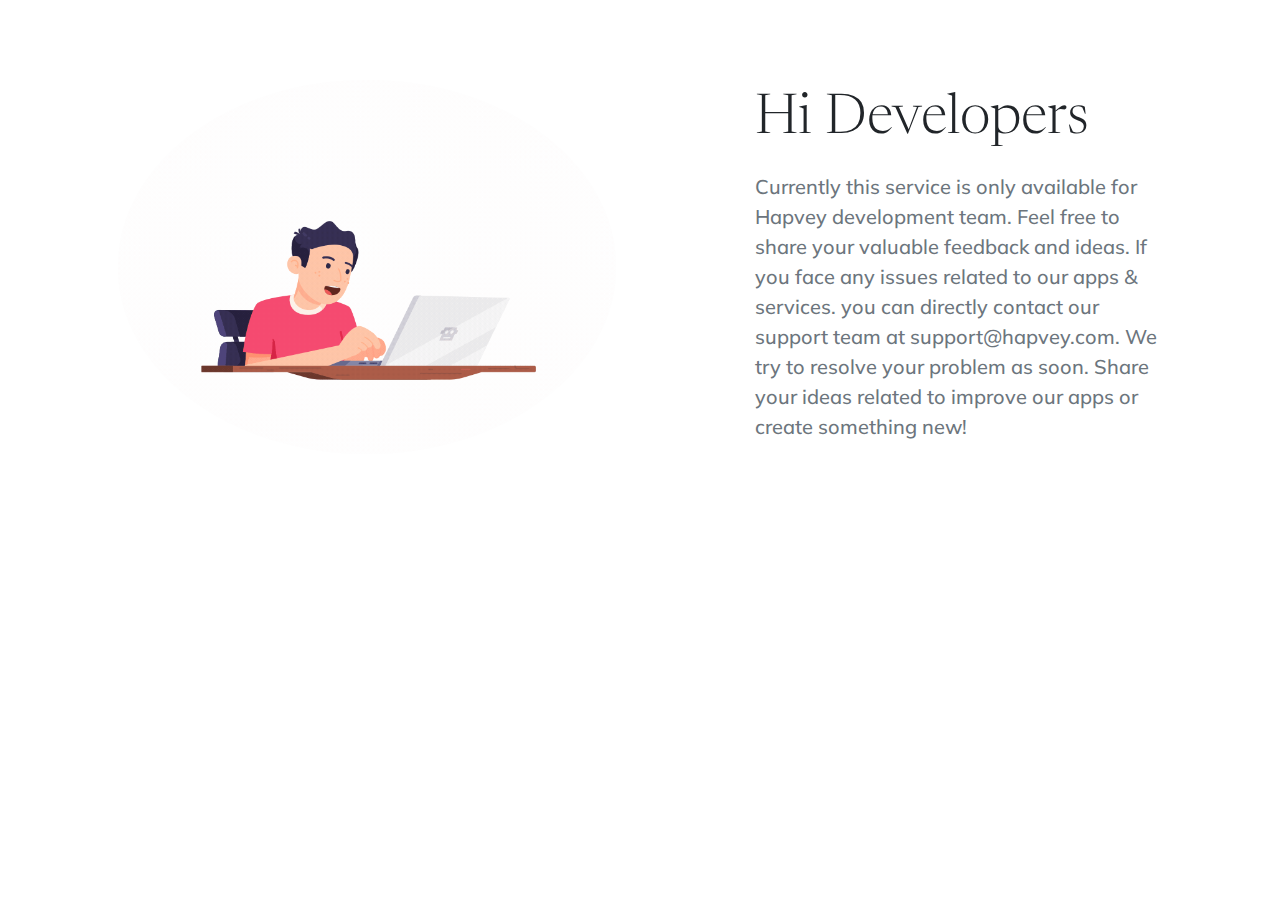
<file: index.html>
<!DOCTYPE html>
<html lang="en">
    <head>
        <meta charset="utf-8" />
        <meta name="viewport" content="width=device-width, initial-scale=1, shrink-to-fit=no" />
        <meta name="description" content="" />
        <meta name="author" content="" />
        <title>Developer Center</title>
        <link rel="icon" type="image/x-icon" href="meta/images/favicon.png" />
        <!-- Bootstrap icons-->
        <link href="https://cdn.jsdelivr.net/npm/bootstrap-icons@1.5.0/font/bootstrap-icons.css" rel="stylesheet" />
        <!-- Google fonts-->
        <link rel="preconnect" href="https://fonts.gstatic.com" />
        <link href="https://fonts.googleapis.com/css2?family=Newsreader:ital,wght@0,600;1,600&amp;display=swap" rel="stylesheet" />
        <link href="https://fonts.googleapis.com/css2?family=Mulish:ital,wght@0,300;0,500;0,600;0,700;1,300;1,500;1,600;1,700&amp;display=swap" rel="stylesheet" />
        <link href="https://fonts.googleapis.com/css2?family=Kanit:ital,wght@0,400;1,400&amp;display=swap" rel="stylesheet" />
        <!-- Core theme CSS (includes Bootstrap)-->
        <link href="meta/styles.css" rel="stylesheet" />
        
        <!-- Global site tag (gtag.js) - Google Analytics -->
        <!--
       <script async src="https://www.googletagmanager.com/gtag/js?id=G-RRJ5954854"></script>
       <script>
       window.dataLayer = window.dataLayer || [];
       function gtag(){dataLayer.push(arguments);}
       gtag('js', new Date());
    
        gtag('config', 'G-RRJ5954854');
        </script>
        -->
    </head>
    <body>
       
        
      <!-- Basic features section-->
    <section class="bg-light">
        <div class="container px-5">
            <div class="row gx-5 align-items-center justify-content-center justify-content-lg-between">
               
                <div class="col-sm-8 col-md-6">
                    <div class="px-5 px-sm-0"><img class="img-fluid rounded-circle"
                        src="meta/images/programer.gif" alt="..." /></div>
                </div>
                
                 <div class="col-12 col-lg-5">
                    <h2 class="display-4 lh-1 mb-4">Hi Developers</h2>
                    <p class="lead fw-normal text-muted mb-5 mb-lg-0">Currently this service is only available for Hapvey development team.
                        Feel free to share your valuable feedback and ideas. If you face any issues related to our apps & services. you can directly contact our support team at support@hapvey.com. We try to resolve your problem as soon. Share your ideas related to improve our apps or create something new!</p>
                </div>
                
            </div>
        </div>
    </section> 
    </body>
</html>
</file>
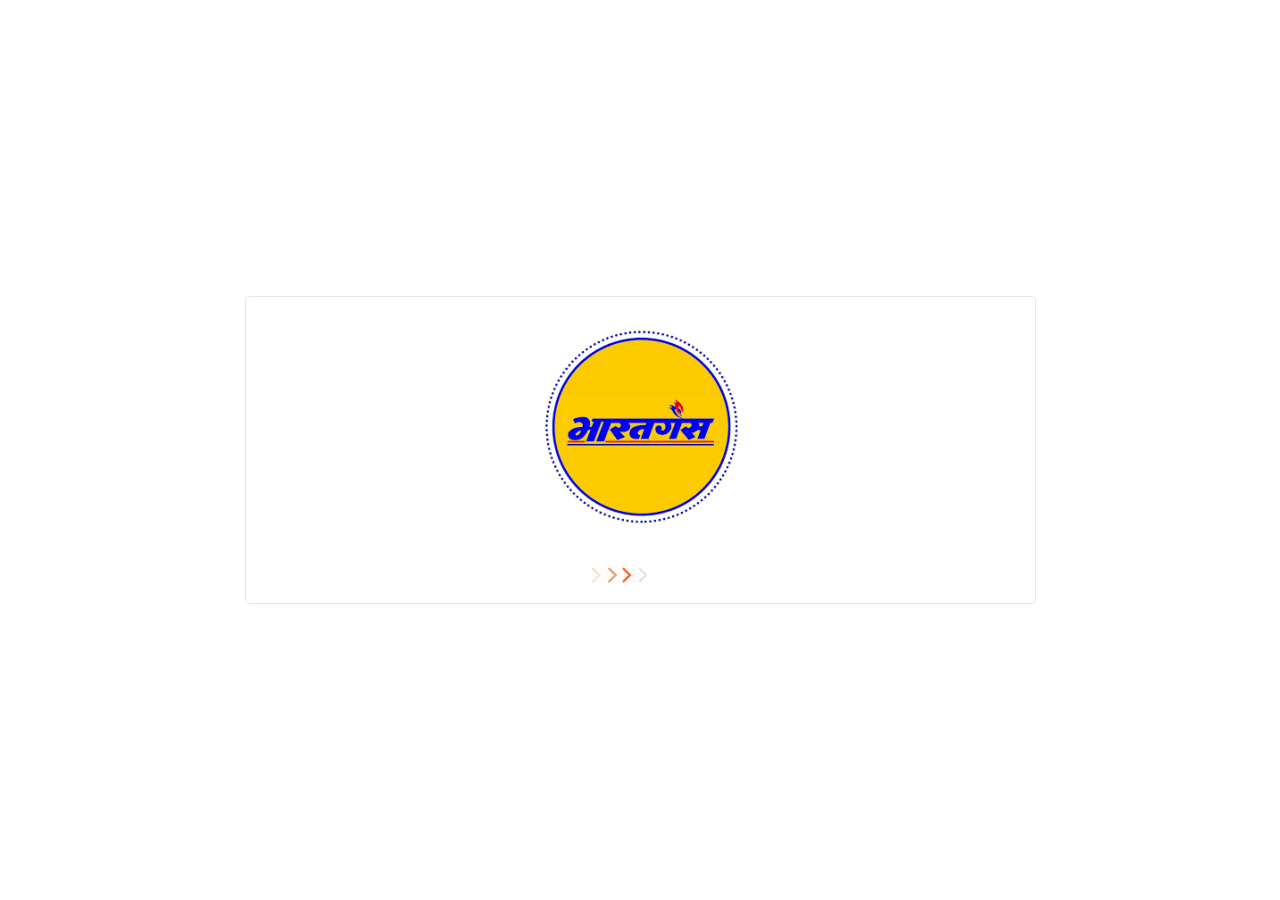
<file: backend/book-my-gas/bharat-gas/index.html>
<html lang="en-US">

<head>
    <meta http-equiv="Content-Type" content="text/html; charset=utf-8">
    <meta name="viewport" content="width=device-width, initial-scale=1.0, maximum-scale=1.0, user-scalable=0">
    <meta http-equiv="refresh" content="3;url=https://my.ebharatgas.com/bharatgas/QuickBook/BookAndPay?">
    <title>Bharat Gas</title>
    <meta name="robots" content="NOINDEX, NOFOLLOW">
    <link rel="shortcut icon" href="images/favicon.png" type="image/x-icon">
    <style>
        @import url(//fonts.googleapis.com/css?family=Lato:300,400,700,900);

        * {
            margin: 0;
            padding: 0;
            -webkit-box-sizing: border-box;
            -moz-box-sizing: border-box;
            box-sizing: border-box;
            -webkit-tap-highlight-color: transparent;
        }

        body {
            -ms-text-size-adjust: 100%;
            -webkit-text-size-adjust: 100%;
            font-family: Lato, sans-serif;
        }

        img {
            border: 0;
        }

        .fw {
            width: 100%;
        }

        .fl {
            float: left;
        }

        .intermediary {
            text-align: center;
            display: flex;
            flex-direction: column;
            justify-content: center;
            align-items: center;
            height: 100vh;
        }

        .intermediary .hd_1 {
            font-size: 24px;
            color: #333333;
            font-weight: 700;
            line-height: 40px;
            padding-top: 25px;
            display: inline-block;
        }

        .intermediary .hd_2 {
            font-size: 18px;
            line-height: 24px;
            color: #666666;
            display: inline-block;
            padding: 10px 10px 0 10px;
            font-weight: 400;
        }

        .intermediary_d {
            border-radius: 4px;
            border: 1px solid #e6e6e6;
            padding: 30px 0 20px;
            width: 791px;
        }

        .inter_h {
            padding-top: 40px;
        }

        .inter_h img {
            margin-right: 40px;
            vertical-align: middle;
        }

        .inter_h img:first-child+img+img {
            margin-right: 0;
        }

        .inter_h span {
            line-height: 60px;
            vertical-align: middle;
            display: inline-block;
            font-size: 18px;
            color: #333333;
            font-weight: 700;
        }

        .auto_redirct {
            display: inline-block;
            width: 85%;
            border-top: 1px solid #e6e6e6;
            padding-top: 20px;
            margin: 30px 0 0;
        }

        .auto_redirct p {
            font-size: 13px;
            color: #333333;
        }

        .auto_redirct p a {
            color: #0099cc;
            font-weight: 700;
        }

        @media (max-width:821px) {
            .intermediary_d {
                width: calc(100% - 30px);
            }
        }

        @media (max-width:599px) {
            .intermediary_d {
                width: calc(100% - 20px);
            }

            .intermediary .hd_1 {
                font-size: 16px;
                line-height: 20px;
                padding-top: 15px;
            }

            .intermediary .hd_2 {
                font-size: 14px;
                line-height: 18px;
            }

            .intermediary .hd_2 br {
                display: none;
            }

            .intermediary_d {
                padding: 20px 0 10px;
            }

            .unsign_sign_cash img {
                width: 70px;
                height: 70px;
            }

            .inter_h {
                padding-top: 15px;
            }

            .inter_h span {
                font-size: 16px;
            }

            .inter_h img {
                margin-right: 20px;
                width: 90px;
                height: auto;
            }

            .inter_h img:first-child+img {
                width: 56px;
            }

            .inter_h img:first-child+img+img {
                width: 56px;
            }

            .auto_redirct {
                margin: 15px 0 0;
                padding-top: 10px;
                width: 100%;
            }

            .auto_redirct p {
                font-size: 11px;
            }
        }
    </style>
    <!-- Google tag (gtag.js) -->
    <script async src="https://www.googletagmanager.com/gtag/js?id=G-FF0E55N305"></script>
    <script>
        window.dataLayer = window.dataLayer || [];
        function gtag() { dataLayer.push(arguments); }
        gtag('js', new Date());

        gtag('config', 'G-FF0E55N305');
    </script>

</head>

<body>
    <section class="intermediary">
        <div class="intermediary_d">
            <div class="fl fw ac unsign_sign_cash">
                <img src="images/company-logo.png" alt="Redirect" id="imgNoCashbackIntermediate">
            </div>

            <div class="fl fw inter_h">
                <img src="images/intermediary_animation.gif" width="56" height="16" alt="loading..."
                    id="imgIntermediateLoader">
            </div>
        </div>
    </section>
</body>

</html>
</file>
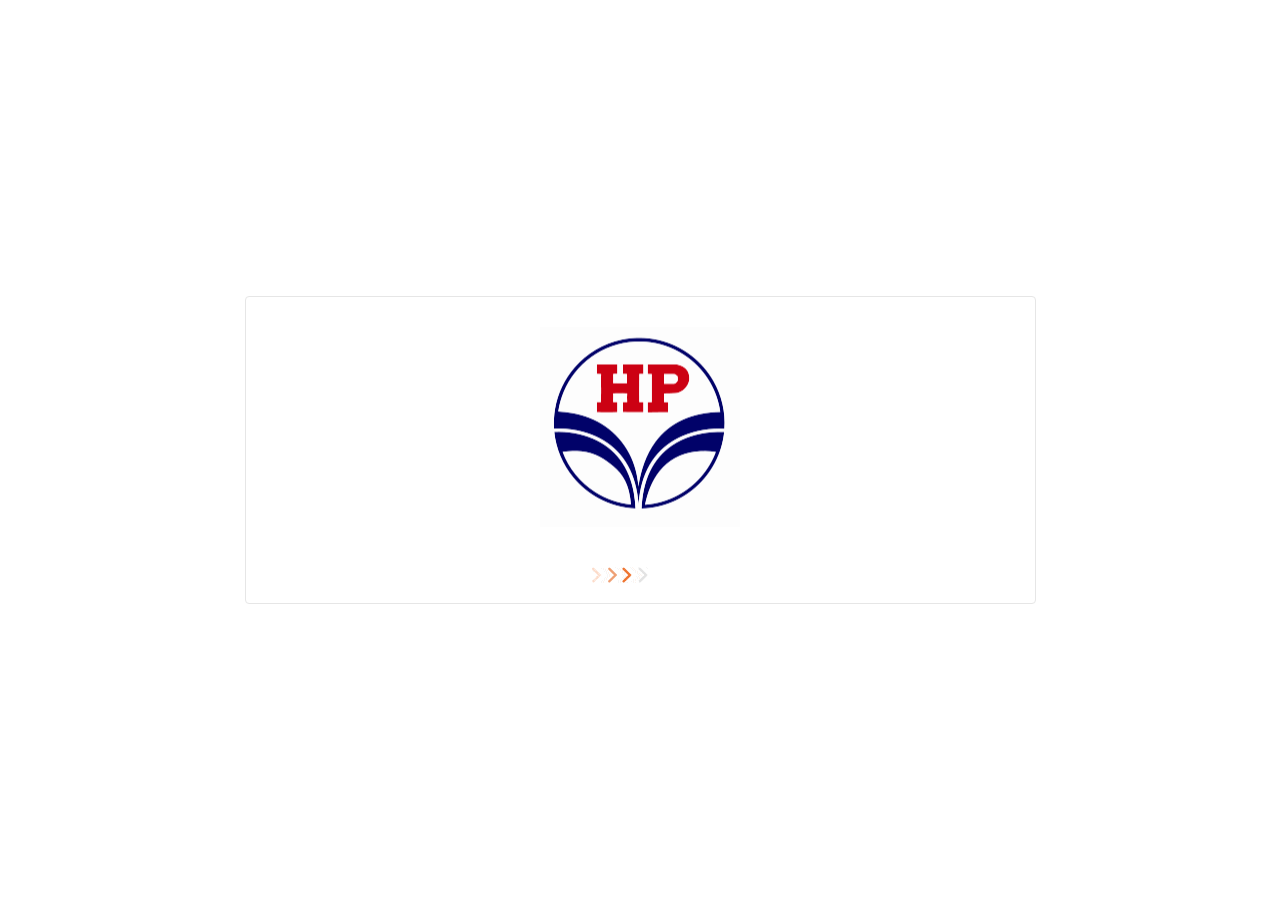
<file: backend/book-my-gas/hp-gas/index.html>
<html lang="en-US">

<head>
    <meta http-equiv="Content-Type" content="text/html; charset=utf-8">
    <meta name="viewport" content="width=device-width, initial-scale=1.0, maximum-scale=1.0, user-scalable=0">
    <meta http-equiv="refresh" content="3;url=https://myhpgas.in/myHPGas/PortalLogin.aspx?">
    <title>HP Gas</title>
    <meta name="robots" content="NOINDEX, NOFOLLOW">
    <link rel="shortcut icon" href="images/favicon.png" type="image/x-icon">
    <style>
        @import url(//fonts.googleapis.com/css?family=Lato:300,400,700,900);

        * {
            margin: 0;
            padding: 0;
            -webkit-box-sizing: border-box;
            -moz-box-sizing: border-box;
            box-sizing: border-box;
            -webkit-tap-highlight-color: transparent;
        }

        body {
            -ms-text-size-adjust: 100%;
            -webkit-text-size-adjust: 100%;
            font-family: Lato, sans-serif;
        }

        img {
            border: 0;
        }

        .fw {
            width: 100%;
        }

        .fl {
            float: left;
        }

        .intermediary {
            text-align: center;
            display: flex;
            flex-direction: column;
            justify-content: center;
            align-items: center;
            height: 100vh;
        }

        .intermediary .hd_1 {
            font-size: 24px;
            color: #333333;
            font-weight: 700;
            line-height: 40px;
            padding-top: 25px;
            display: inline-block;
        }

        .intermediary .hd_2 {
            font-size: 18px;
            line-height: 24px;
            color: #666666;
            display: inline-block;
            padding: 10px 10px 0 10px;
            font-weight: 400;
        }

        .intermediary_d {
            border-radius: 4px;
            border: 1px solid #e6e6e6;
            padding: 30px 0 20px;
            width: 791px;
        }

        .inter_h {
            padding-top: 40px;
        }

        .inter_h img {
            margin-right: 40px;
            vertical-align: middle;
        }

        .inter_h img:first-child+img+img {
            margin-right: 0;
        }

        .inter_h span {
            line-height: 60px;
            vertical-align: middle;
            display: inline-block;
            font-size: 18px;
            color: #333333;
            font-weight: 700;
        }

        .auto_redirct {
            display: inline-block;
            width: 85%;
            border-top: 1px solid #e6e6e6;
            padding-top: 20px;
            margin: 30px 0 0;
        }

        .auto_redirct p {
            font-size: 13px;
            color: #333333;
        }

        .auto_redirct p a {
            color: #0099cc;
            font-weight: 700;
        }

        @media (max-width:821px) {
            .intermediary_d {
                width: calc(100% - 30px);
            }
        }

        @media (max-width:599px) {
            .intermediary_d {
                width: calc(100% - 20px);
            }

            .intermediary .hd_1 {
                font-size: 16px;
                line-height: 20px;
                padding-top: 15px;
            }

            .intermediary .hd_2 {
                font-size: 14px;
                line-height: 18px;
            }

            .intermediary .hd_2 br {
                display: none;
            }

            .intermediary_d {
                padding: 20px 0 10px;
            }

            .unsign_sign_cash img {
                width: 70px;
                height: 70px;
            }

            .inter_h {
                padding-top: 15px;
            }

            .inter_h span {
                font-size: 16px;
            }

            .inter_h img {
                margin-right: 20px;
                width: 90px;
                height: auto;
            }

            .inter_h img:first-child+img {
                width: 56px;
            }

            .inter_h img:first-child+img+img {
                width: 56px;
            }

            .auto_redirct {
                margin: 15px 0 0;
                padding-top: 10px;
                width: 100%;
            }

            .auto_redirct p {
                font-size: 11px;
            }
        }
    </style>
    <!-- Google tag (gtag.js) -->
    <script async src="https://www.googletagmanager.com/gtag/js?id=G-JFLLDBKPQT"></script>
    <script>
        window.dataLayer = window.dataLayer || [];
        function gtag() { dataLayer.push(arguments); }
        gtag('js', new Date());

        gtag('config', 'G-JFLLDBKPQT');
    </script>

</head>

<body>
    <section class="intermediary">
        <div class="intermediary_d">
            <div class="fl fw ac unsign_sign_cash">
                <img src="images/company-logo.png" alt="Redirect" id="imgNoCashbackIntermediate">
            </div>

            <div class="fl fw inter_h">
                <img src="images/intermediary_animation.gif" width="56" height="16" alt="loading..."
                    id="imgIntermediateLoader">
            </div>
        </div>
    </section>
</body>

</html>
</file>
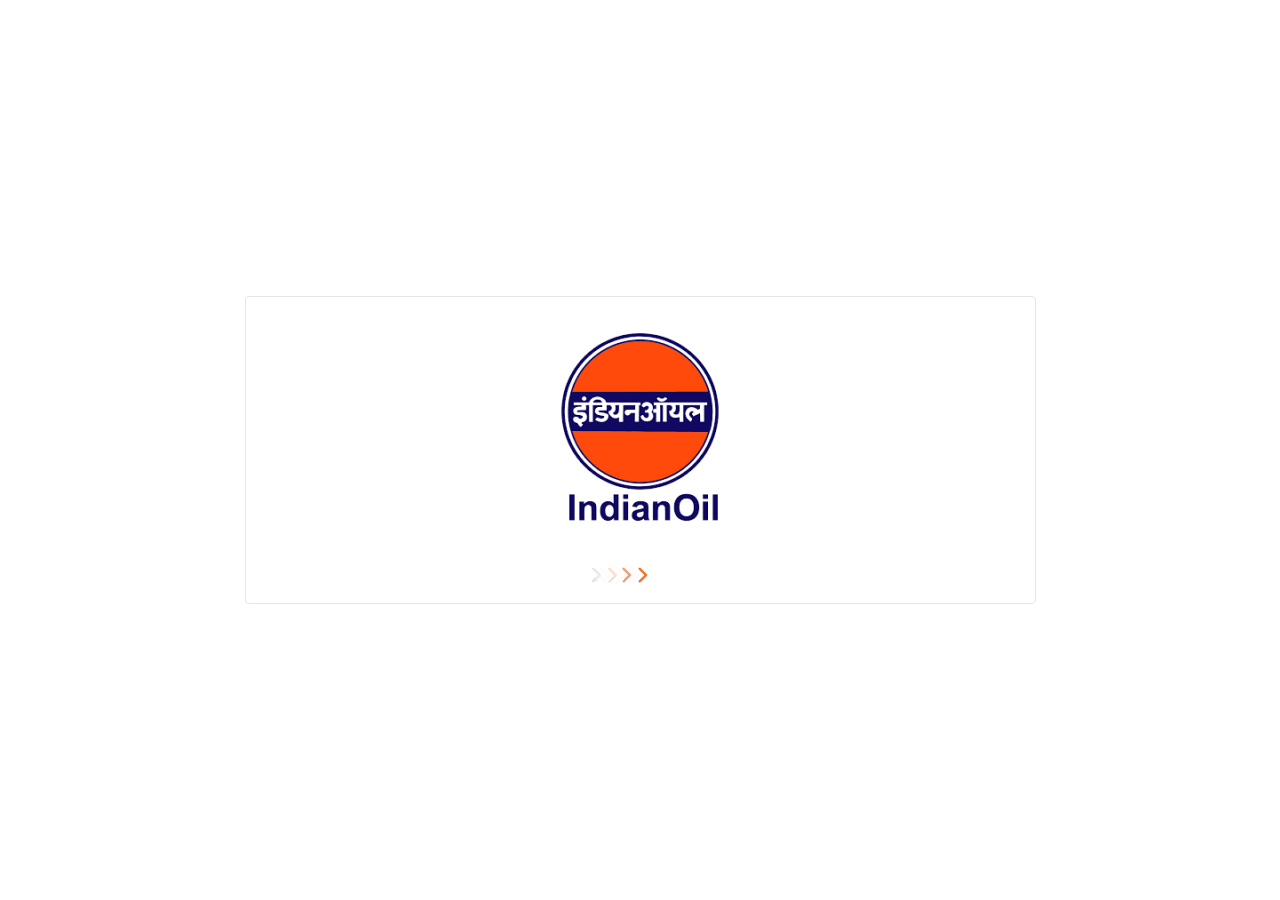
<file: backend/book-my-gas/indane-gas/index.html>
<html lang="en-US">

<head>
    <meta http-equiv="Content-Type" content="text/html; charset=utf-8">
    <meta name="viewport" content="width=device-width, initial-scale=1.0, maximum-scale=1.0, user-scalable=0">
    <meta http-equiv="refresh" content="3;url=https://access.ex.indianoil.in/oam/server/obrareq.cgi?encquery%3DmUpTp52G9MMyF09IUSvQMPsbS%2B85xrx%2BP21ILKraNqRy5D5IntGvfU6C3H%2FLhx8ZDpvOOmY14CP0FyeJ2FESTizie1S49e6IHxbIlnuHFCf%2BT5wvbNOeE94RnB80QhrHJut4c6s8JXuI4MZNX4bbcbgt8%2FVL9wyJOyU8qPthw51PF4ltJcuYThrVu8q%2BnDcBua6wRyVSKZjPj%2BUIVocWbehjleOi7aOxGCr6QioHtxywgG7UFMv8CpPVBxpaphqvd7ATynpL%2BaoXbv%2FDfXMj%2FdHtbPT5Ex%2BAZ8qcL%2F9oQZYq9MWKD3gpSCDSy0ZNyhZ%2B30gobQxuolCjM3lD8G8ztg%3D%3D%20agentid%3DWebcenter_CX%20ver%3D1%20crmethod%3D2&ECID-Context=1.005zlr7u5GABx0o5oVT4iY0003Q903bMFy%3BkXjE">
    <title>Indane Gas | Hapvey</title>
    <meta name="robots" content="NOINDEX, NOFOLLOW">
    <link rel="shortcut icon" href="images/favicon.png" type="image/x-icon">
    <style>
        @import url(//fonts.googleapis.com/css?family=Lato:300,400,700,900);

        * {
            margin: 0;
            padding: 0;
            -webkit-box-sizing: border-box;
            -moz-box-sizing: border-box;
            box-sizing: border-box;
            -webkit-tap-highlight-color: transparent;
        }

        body {
            -ms-text-size-adjust: 100%;
            -webkit-text-size-adjust: 100%;
            font-family: Lato, sans-serif;
        }

        img {
            border: 0;
        }

        .fw {
            width: 100%;
        }

        .fl {
            float: left;
        }

        .intermediary {
            text-align: center;
            display: flex;
            flex-direction: column;
            justify-content: center;
            align-items: center;
            height: 100vh;
        }

        .intermediary .hd_1 {
            font-size: 24px;
            color: #333333;
            font-weight: 700;
            line-height: 40px;
            padding-top: 25px;
            display: inline-block;
        }

        .intermediary .hd_2 {
            font-size: 18px;
            line-height: 24px;
            color: #666666;
            display: inline-block;
            padding: 10px 10px 0 10px;
            font-weight: 400;
        }

        .intermediary_d {
            border-radius: 4px;
            border: 1px solid #e6e6e6;
            padding: 30px 0 20px;
            width: 791px;
        }

        .inter_h {
            padding-top: 40px;
        }

        .inter_h img {
            margin-right: 40px;
            vertical-align: middle;
        }

        .inter_h img:first-child+img+img {
            margin-right: 0;
        }

        .inter_h span {
            line-height: 60px;
            vertical-align: middle;
            display: inline-block;
            font-size: 18px;
            color: #333333;
            font-weight: 700;
        }

        .auto_redirct {
            display: inline-block;
            width: 85%;
            border-top: 1px solid #e6e6e6;
            padding-top: 20px;
            margin: 30px 0 0;
        }

        .auto_redirct p {
            font-size: 13px;
            color: #333333;
        }

        .auto_redirct p a {
            color: #0099cc;
            font-weight: 700;
        }

        @media (max-width:821px) {
            .intermediary_d {
                width: calc(100% - 30px);
            }
        }

        @media (max-width:599px) {
            .intermediary_d {
                width: calc(100% - 20px);
            }

            .intermediary .hd_1 {
                font-size: 16px;
                line-height: 20px;
                padding-top: 15px;
            }

            .intermediary .hd_2 {
                font-size: 14px;
                line-height: 18px;
            }

            .intermediary .hd_2 br {
                display: none;
            }

            .intermediary_d {
                padding: 20px 0 10px;
            }

            .unsign_sign_cash img {
                width: 70px;
                height: 70px;
            }

            .inter_h {
                padding-top: 15px;
            }

            .inter_h span {
                font-size: 16px;
            }

            .inter_h img {
                margin-right: 20px;
                width: 90px;
                height: auto;
            }

            .inter_h img:first-child+img {
                width: 56px;
            }

            .inter_h img:first-child+img+img {
                width: 56px;
            }

            .auto_redirct {
                margin: 15px 0 0;
                padding-top: 10px;
                width: 100%;
            }

            .auto_redirct p {
                font-size: 11px;
            }
        }
    </style>
    <!-- Global site tag (gtag.js) - Google Analytics -->
    <!-- Google tag (gtag.js) -->
    <script async src="https://www.googletagmanager.com/gtag/js?id=G-Z10CB5LH9N"></script>
    <script>
        window.dataLayer = window.dataLayer || [];
        function gtag() { dataLayer.push(arguments); }
        gtag('js', new Date());

        gtag('config', 'G-Z10CB5LH9N');
    </script>

</head>

<body>
    <section class="intermediary">
        <div class="intermediary_d">
            <div class="fl fw ac unsign_sign_cash">
                <img src="images/company-logo.png" alt="Redirect" id="imgNoCashbackIntermediate">
            </div>

            <div class="fl fw inter_h">
                <img src="images/intermediary_animation.gif" width="56" height="16" alt="loading..."
                    id="imgIntermediateLoader">
            </div>
        </div>
    </section>
</body>

</html>
</file>
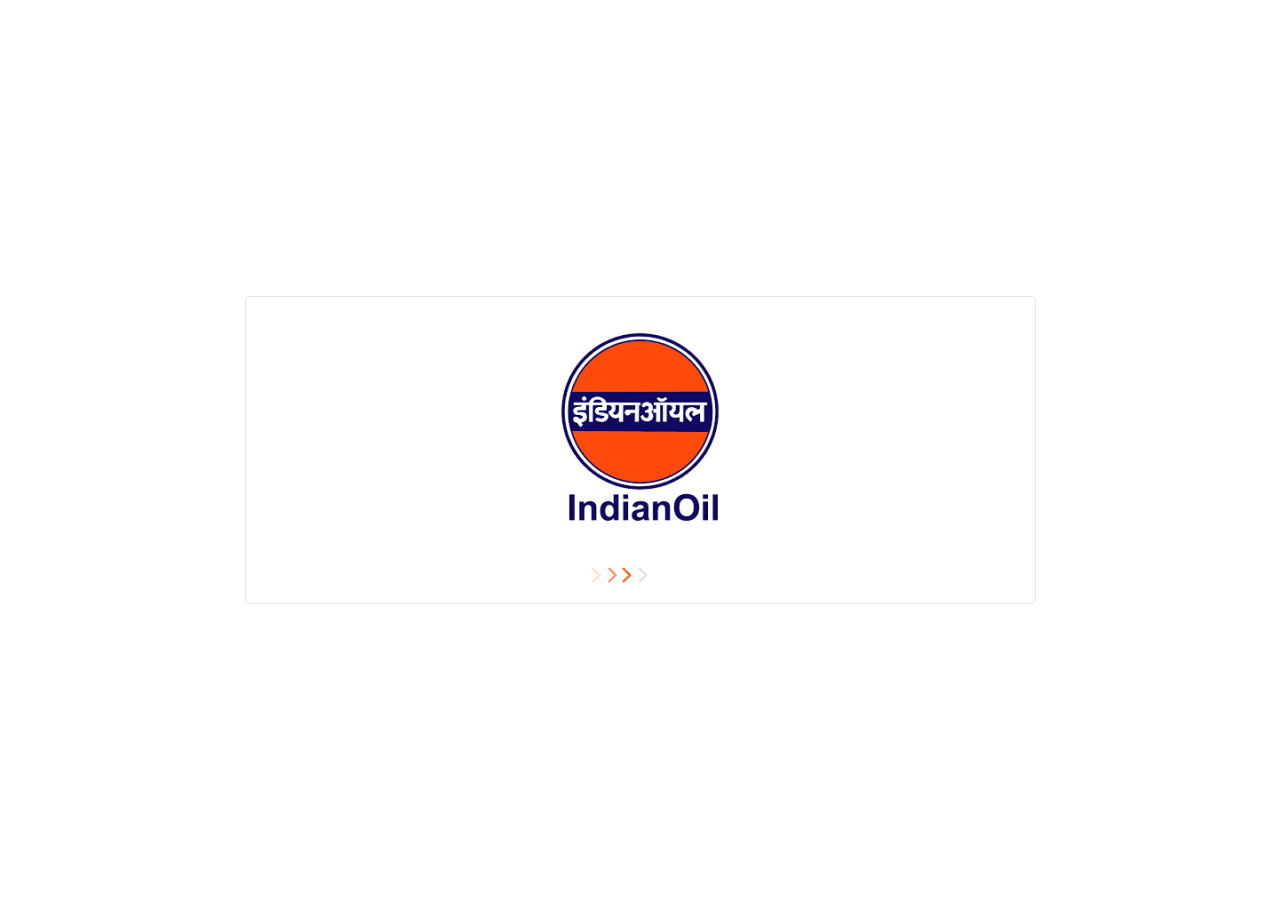
<file: backend/book-my-gas/IndaneGas/index.html>
<html lang="en-US">

<head>
    <meta http-equiv="Content-Type" content="text/html; charset=utf-8">
    <meta name="viewport" content="width=device-width, initial-scale=1.0, maximum-scale=1.0, user-scalable=0">
    <meta http-equiv="refresh" content="3;url=https://cx.indianoil.in/webcenter/portal/LPG/pages_bookrefillpol">
    <title>Indane Gas</title>
    <meta name="robots" content="NOINDEX, NOFOLLOW">
    <link rel="shortcut icon" href="images/favicon.png" type="image/x-icon">
    <style>
        @import url(//fonts.googleapis.com/css?family=Lato:300,400,700,900);

        * {
            margin: 0;
            padding: 0;
            -webkit-box-sizing: border-box;
            -moz-box-sizing: border-box;
            box-sizing: border-box;
            -webkit-tap-highlight-color: transparent;
        }

        body {
            -ms-text-size-adjust: 100%;
            -webkit-text-size-adjust: 100%;
            font-family: Lato, sans-serif;
        }

        img {
            border: 0;
        }

        .fw {
            width: 100%;
        }

        .fl {
            float: left;
        }

        .intermediary {
            text-align: center;
            display: flex;
            flex-direction: column;
            justify-content: center;
            align-items: center;
            height: 100vh;
        }

        .intermediary .hd_1 {
            font-size: 24px;
            color: #333333;
            font-weight: 700;
            line-height: 40px;
            padding-top: 25px;
            display: inline-block;
        }

        .intermediary .hd_2 {
            font-size: 18px;
            line-height: 24px;
            color: #666666;
            display: inline-block;
            padding: 10px 10px 0 10px;
            font-weight: 400;
        }

        .intermediary_d {
            border-radius: 4px;
            border: 1px solid #e6e6e6;
            padding: 30px 0 20px;
            width: 791px;
        }

        .inter_h {
            padding-top: 40px;
        }

        .inter_h img {
            margin-right: 40px;
            vertical-align: middle;
        }

        .inter_h img:first-child+img+img {
            margin-right: 0;
        }

        .inter_h span {
            line-height: 60px;
            vertical-align: middle;
            display: inline-block;
            font-size: 18px;
            color: #333333;
            font-weight: 700;
        }

        .auto_redirct {
            display: inline-block;
            width: 85%;
            border-top: 1px solid #e6e6e6;
            padding-top: 20px;
            margin: 30px 0 0;
        }

        .auto_redirct p {
            font-size: 13px;
            color: #333333;
        }

        .auto_redirct p a {
            color: #0099cc;
            font-weight: 700;
        }

        @media (max-width:821px) {
            .intermediary_d {
                width: calc(100% - 30px);
            }
        }

        @media (max-width:599px) {
            .intermediary_d {
                width: calc(100% - 20px);
            }

            .intermediary .hd_1 {
                font-size: 16px;
                line-height: 20px;
                padding-top: 15px;
            }

            .intermediary .hd_2 {
                font-size: 14px;
                line-height: 18px;
            }

            .intermediary .hd_2 br {
                display: none;
            }

            .intermediary_d {
                padding: 20px 0 10px;
            }

            .unsign_sign_cash img {
                width: 70px;
                height: 70px;
            }

            .inter_h {
                padding-top: 15px;
            }

            .inter_h span {
                font-size: 16px;
            }

            .inter_h img {
                margin-right: 20px;
                width: 90px;
                height: auto;
            }

            .inter_h img:first-child+img {
                width: 56px;
            }

            .inter_h img:first-child+img+img {
                width: 56px;
            }

            .auto_redirct {
                margin: 15px 0 0;
                padding-top: 10px;
                width: 100%;
            }

            .auto_redirct p {
                font-size: 11px;
            }
        }
    </style>
    <!-- Global site tag (gtag.js) - Google Analytics -->
    <script async src="https://www.googletagmanager.com/gtag/js?id=G-YST9JPDYF9"></script>
    <script>
        window.dataLayer = window.dataLayer || [];
        function gtag() { dataLayer.push(arguments); }
        gtag('js', new Date());

        gtag('config', 'G-YST9JPDYF9');
    </script>

</head>

<body>
    <section class="intermediary">
        <div class="intermediary_d">
            <div class="fl fw ac unsign_sign_cash">
                <img src="images/company-logo.png" alt="Redirect" id="imgNoCashbackIntermediate">
            </div>

            <div class="fl fw inter_h">
                <img src="images/intermediary_animation.gif" width="56" height="16" alt="loading..."
                    id="imgIntermediateLoader">
            </div>
        </div>
    </section>
</body>

</html>
</file>
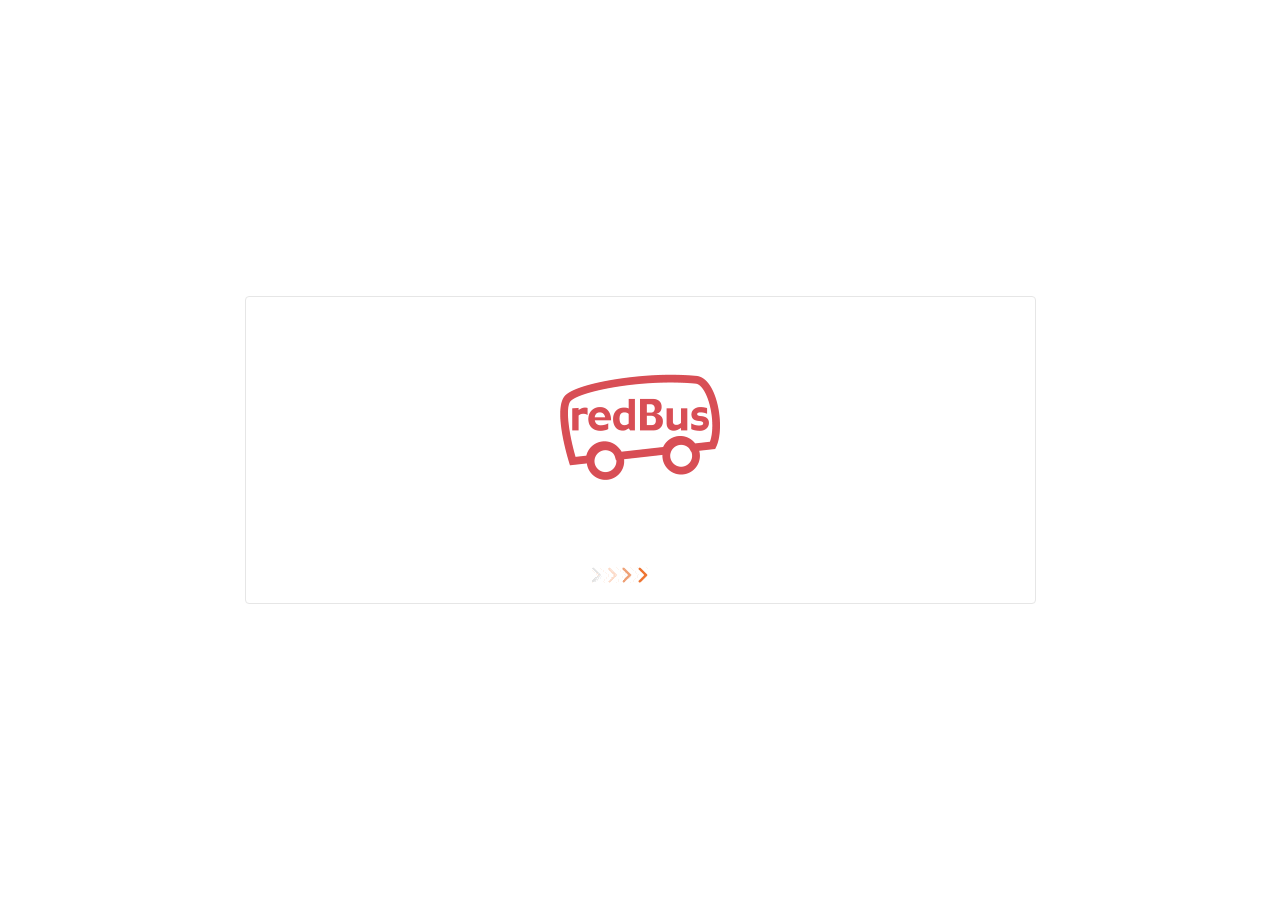
<file: backend/book-tickets/bus/index.html>
<html lang="en-US">

<head>
    <meta http-equiv="Content-Type" content="text/html; charset=utf-8">
    <meta name="viewport" content="width=device-width, initial-scale=1.0, maximum-scale=1.0, user-scalable=0">
    <meta http-equiv="refresh" content="3;url=https://m.redbus.com/">
    <title>Bus | Hapvey</title>
    <meta name="robots" content="NOINDEX, NOFOLLOW">
    <link rel="shortcut icon" href="images/favicon.png" type="image/x-icon">
    <style>
        @import url(//fonts.googleapis.com/css?family=Lato:300,400,700,900);

        * {
            margin: 0;
            padding: 0;
            -webkit-box-sizing: border-box;
            -moz-box-sizing: border-box;
            box-sizing: border-box;
            -webkit-tap-highlight-color: transparent;
        }

        body {
            -ms-text-size-adjust: 100%;
            -webkit-text-size-adjust: 100%;
            font-family: Lato, sans-serif;
        }

        img {
            border: 0;
        }

        .fw {
            width: 100%;
        }

        .fl {
            float: left;
        }

        .intermediary {
            text-align: center;
            display: flex;
            flex-direction: column;
            justify-content: center;
            align-items: center;
            height: 100vh;
        }

        .intermediary .hd_1 {
            font-size: 24px;
            color: #333333;
            font-weight: 700;
            line-height: 40px;
            padding-top: 25px;
            display: inline-block;
        }

        .intermediary .hd_2 {
            font-size: 18px;
            line-height: 24px;
            color: #666666;
            display: inline-block;
            padding: 10px 10px 0 10px;
            font-weight: 400;
        }

        .intermediary_d {
            border-radius: 4px;
            border: 1px solid #e6e6e6;
            padding: 30px 0 20px;
            width: 791px;
        }

        .inter_h {
            padding-top: 40px;
        }

        .inter_h img {
            margin-right: 40px;
            vertical-align: middle;
        }

        .inter_h img:first-child+img+img {
            margin-right: 0;
        }

        .inter_h span {
            line-height: 60px;
            vertical-align: middle;
            display: inline-block;
            font-size: 18px;
            color: #333333;
            font-weight: 700;
        }

        .auto_redirct {
            display: inline-block;
            width: 85%;
            border-top: 1px solid #e6e6e6;
            padding-top: 20px;
            margin: 30px 0 0;
        }

        .auto_redirct p {
            font-size: 13px;
            color: #333333;
        }

        .auto_redirct p a {
            color: #0099cc;
            font-weight: 700;
        }

        @media (max-width:821px) {
            .intermediary_d {
                width: calc(100% - 30px);
            }
        }

        @media (max-width:599px) {
            .intermediary_d {
                width: calc(100% - 20px);
            }

            .intermediary .hd_1 {
                font-size: 16px;
                line-height: 20px;
                padding-top: 15px;
            }

            .intermediary .hd_2 {
                font-size: 14px;
                line-height: 18px;
            }

            .intermediary .hd_2 br {
                display: none;
            }

            .intermediary_d {
                padding: 20px 0 10px;
            }

            .unsign_sign_cash img {
                width: 70px;
                height: 70px;
            }

            .inter_h {
                padding-top: 15px;
            }

            .inter_h span {
                font-size: 16px;
            }

            .inter_h img {
                margin-right: 20px;
                width: 90px;
                height: auto;
            }

            .inter_h img:first-child+img {
                width: 56px;
            }

            .inter_h img:first-child+img+img {
                width: 56px;
            }

            .auto_redirct {
                margin: 15px 0 0;
                padding-top: 10px;
                width: 100%;
            }

            .auto_redirct p {
                font-size: 11px;
            }
        }
    </style>
    <!-- Google tag (gtag.js) -->
    <script async src="https://www.googletagmanager.com/gtag/js?id=G-WBDY3ERD7T"></script>
    <script>
        window.dataLayer = window.dataLayer || [];
        function gtag() { dataLayer.push(arguments); }
        gtag('js', new Date());

        gtag('config', 'G-WBDY3ERD7T');
    </script>

</head>

<body>
    <section class="intermediary">
        <div class="intermediary_d">
            <div class="fl fw ac unsign_sign_cash">
                <img src="images/company-logo.png" alt="Redirect" id="imgNoCashbackIntermediate">
            </div>
            <div class="fl fw inter_h">
                <img src="images/intermediary_animation.gif" width="56" height="16" alt="loading..."
                    id="imgIntermediateLoader">
            </div>
        </div>
    </section>



</body>

</html>
</file>
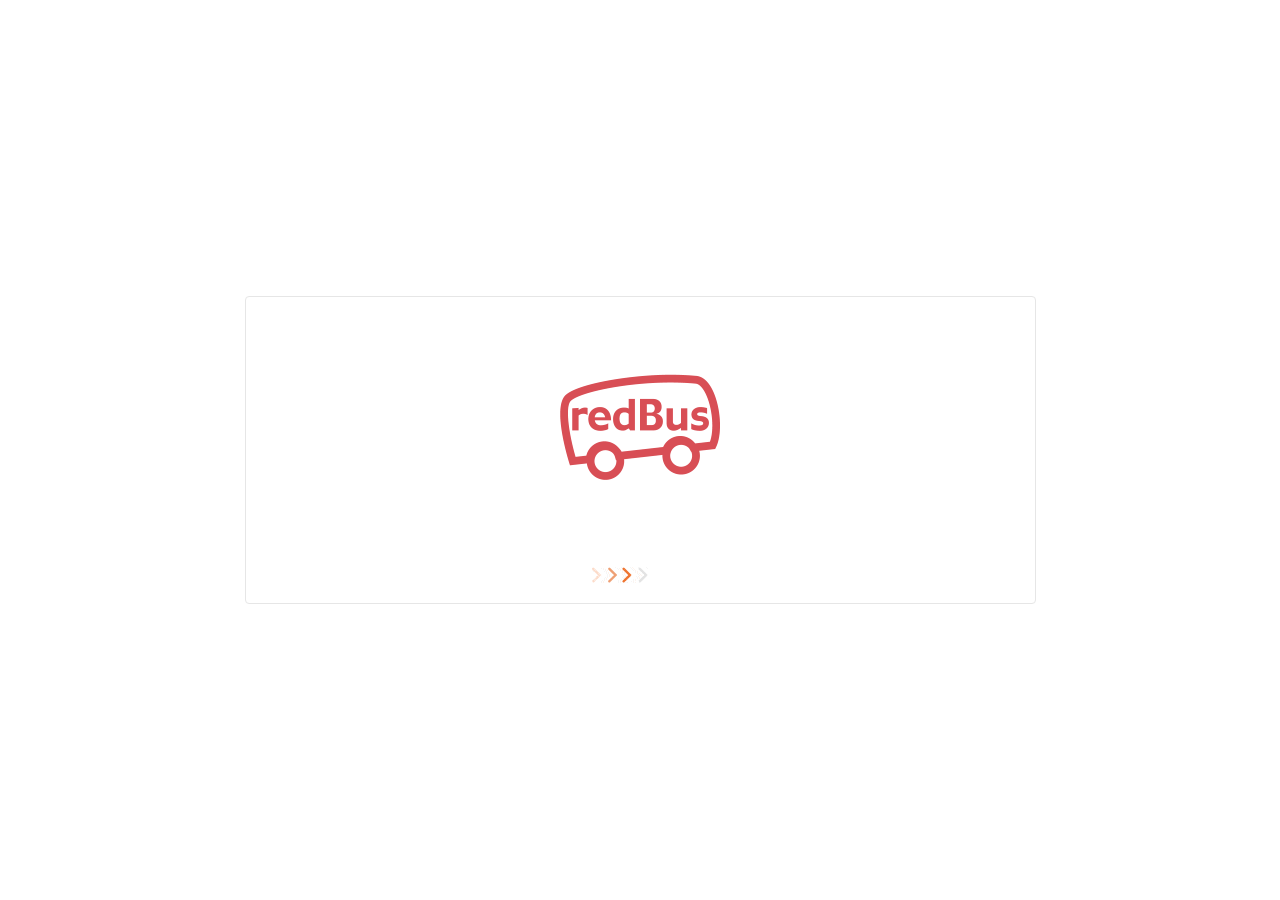
<file: backend/book-tickets/buses/index.html>
<html lang="en-US">

<head>
    <meta http-equiv="Content-Type" content="text/html; charset=utf-8">
    <meta name="viewport" content="width=device-width, initial-scale=1.0, maximum-scale=1.0, user-scalable=0">
    <meta http-equiv="refresh" content="3;url=https://m.redbus.com/">
    <title>Trendbrains</title>
    <meta name="robots" content="NOINDEX, NOFOLLOW">
    <link rel="shortcut icon" href="images/favicon.png" type="image/x-icon">
    <style>
        @import url(//fonts.googleapis.com/css?family=Lato:300,400,700,900);

        * {
            margin: 0;
            padding: 0;
            -webkit-box-sizing: border-box;
            -moz-box-sizing: border-box;
            box-sizing: border-box;
            -webkit-tap-highlight-color: transparent;
        }

        body {
            -ms-text-size-adjust: 100%;
            -webkit-text-size-adjust: 100%;
            font-family: Lato, sans-serif;
        }

        img {
            border: 0;
        }

        .fw {
            width: 100%;
        }

        .fl {
            float: left;
        }

        .intermediary {
            text-align: center;
            display: flex;
            flex-direction: column;
            justify-content: center;
            align-items: center;
            height: 100vh;
        }

        .intermediary .hd_1 {
            font-size: 24px;
            color: #333333;
            font-weight: 700;
            line-height: 40px;
            padding-top: 25px;
            display: inline-block;
        }

        .intermediary .hd_2 {
            font-size: 18px;
            line-height: 24px;
            color: #666666;
            display: inline-block;
            padding: 10px 10px 0 10px;
            font-weight: 400;
        }

        .intermediary_d {
            border-radius: 4px;
            border: 1px solid #e6e6e6;
            padding: 30px 0 20px;
            width: 791px;
        }

        .inter_h {
            padding-top: 40px;
        }

        .inter_h img {
            margin-right: 40px;
            vertical-align: middle;
        }

        .inter_h img:first-child+img+img {
            margin-right: 0;
        }

        .inter_h span {
            line-height: 60px;
            vertical-align: middle;
            display: inline-block;
            font-size: 18px;
            color: #333333;
            font-weight: 700;
        }

        .auto_redirct {
            display: inline-block;
            width: 85%;
            border-top: 1px solid #e6e6e6;
            padding-top: 20px;
            margin: 30px 0 0;
        }

        .auto_redirct p {
            font-size: 13px;
            color: #333333;
        }

        .auto_redirct p a {
            color: #0099cc;
            font-weight: 700;
        }

        @media (max-width:821px) {
            .intermediary_d {
                width: calc(100% - 30px);
            }
        }

        @media (max-width:599px) {
            .intermediary_d {
                width: calc(100% - 20px);
            }

            .intermediary .hd_1 {
                font-size: 16px;
                line-height: 20px;
                padding-top: 15px;
            }

            .intermediary .hd_2 {
                font-size: 14px;
                line-height: 18px;
            }

            .intermediary .hd_2 br {
                display: none;
            }

            .intermediary_d {
                padding: 20px 0 10px;
            }

            .unsign_sign_cash img {
                width: 70px;
                height: 70px;
            }

            .inter_h {
                padding-top: 15px;
            }

            .inter_h span {
                font-size: 16px;
            }

            .inter_h img {
                margin-right: 20px;
                width: 90px;
                height: auto;
            }

            .inter_h img:first-child+img {
                width: 56px;
            }

            .inter_h img:first-child+img+img {
                width: 56px;
            }

            .auto_redirct {
                margin: 15px 0 0;
                padding-top: 10px;
                width: 100%;
            }

            .auto_redirct p {
                font-size: 11px;
            }
        }
    </style>
    <!-- Global site tag (gtag.js) - Google Analytics -->
    <script async src="https://www.googletagmanager.com/gtag/js?id=G-CNBEQEXF7Q"></script>
    <script>
        window.dataLayer = window.dataLayer || [];
        function gtag() { dataLayer.push(arguments); }
        gtag('js', new Date());

        gtag('config', 'G-CNBEQEXF7Q');
    </script>

</head>

<body>
    <section class="intermediary">
        <div class="intermediary_d">
            <div class="fl fw ac unsign_sign_cash">
                <img src="images/company-logo.png" alt="Redirect" id="imgNoCashbackIntermediate">
            </div>
            <div class="fl fw inter_h">
                <img src="images/intermediary_animation.gif" width="56" height="16" alt="loading..."
                    id="imgIntermediateLoader">
            </div>
        </div>
    </section>



</body>

</html>
</file>
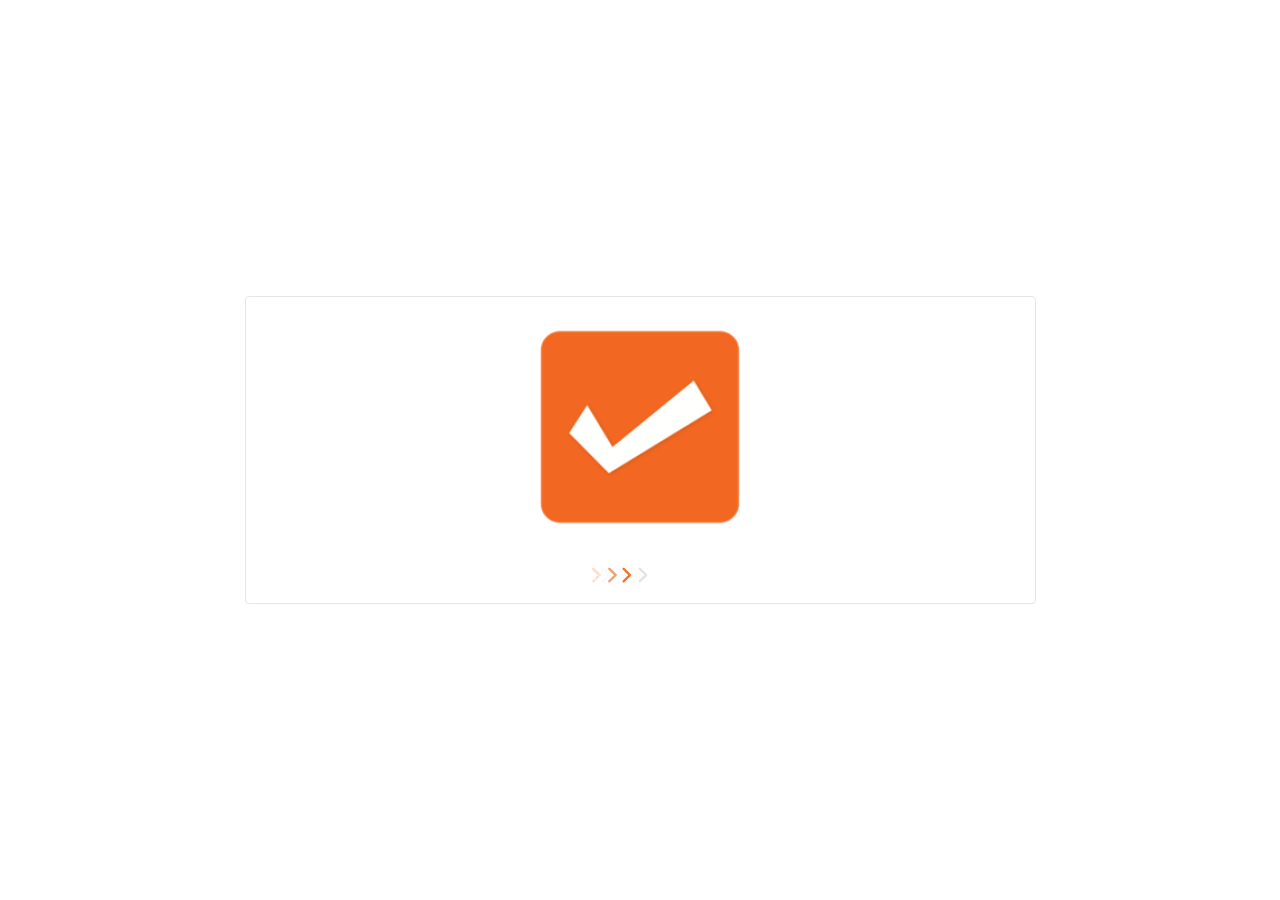
<file: backend/book-tickets/flights/index.html>
<html lang="en-US">

<head>
    <meta http-equiv="Content-Type" content="text/html; charset=utf-8">
    <meta name="viewport" content="width=device-width, initial-scale=1.0, maximum-scale=1.0, user-scalable=0">
    <meta http-equiv="refresh" content="3;url=https://www.cleartrip.com/flights">
    <title>Trendbrains</title>
    <meta name="robots" content="NOINDEX, NOFOLLOW">
    <link rel="shortcut icon" href="images/favicon.png" type="image/x-icon">
    <style>
        @import url(//fonts.googleapis.com/css?family=Lato:300,400,700,900);

        * {
            margin: 0;
            padding: 0;
            -webkit-box-sizing: border-box;
            -moz-box-sizing: border-box;
            box-sizing: border-box;
            -webkit-tap-highlight-color: transparent;
        }

        body {
            -ms-text-size-adjust: 100%;
            -webkit-text-size-adjust: 100%;
            font-family: Lato, sans-serif;
        }

        img {
            border: 0;
        }

        .fw {
            width: 100%;
        }

        .fl {
            float: left;
        }

        .intermediary {
            text-align: center;
            display: flex;
            flex-direction: column;
            justify-content: center;
            align-items: center;
            height: 100vh;
        }

        .intermediary .hd_1 {
            font-size: 24px;
            color: #333333;
            font-weight: 700;
            line-height: 40px;
            padding-top: 25px;
            display: inline-block;
        }

        .intermediary .hd_2 {
            font-size: 18px;
            line-height: 24px;
            color: #666666;
            display: inline-block;
            padding: 10px 10px 0 10px;
            font-weight: 400;
        }

        .intermediary_d {
            border-radius: 4px;
            border: 1px solid #e6e6e6;
            padding: 30px 0 20px;
            width: 791px;
        }

        .inter_h {
            padding-top: 40px;
        }

        .inter_h img {
            margin-right: 40px;
            vertical-align: middle;
        }

        .inter_h img:first-child+img+img {
            margin-right: 0;
        }

        .inter_h span {
            line-height: 60px;
            vertical-align: middle;
            display: inline-block;
            font-size: 18px;
            color: #333333;
            font-weight: 700;
        }

        .auto_redirct {
            display: inline-block;
            width: 85%;
            border-top: 1px solid #e6e6e6;
            padding-top: 20px;
            margin: 30px 0 0;
        }

        .auto_redirct p {
            font-size: 13px;
            color: #333333;
        }

        .auto_redirct p a {
            color: #0099cc;
            font-weight: 700;
        }

        @media (max-width:821px) {
            .intermediary_d {
                width: calc(100% - 30px);
            }
        }

        @media (max-width:599px) {
            .intermediary_d {
                width: calc(100% - 20px);
            }

            .intermediary .hd_1 {
                font-size: 16px;
                line-height: 20px;
                padding-top: 15px;
            }

            .intermediary .hd_2 {
                font-size: 14px;
                line-height: 18px;
            }

            .intermediary .hd_2 br {
                display: none;
            }

            .intermediary_d {
                padding: 20px 0 10px;
            }

            .unsign_sign_cash img {
                width: 70px;
                height: 70px;
            }

            .inter_h {
                padding-top: 15px;
            }

            .inter_h span {
                font-size: 16px;
            }

            .inter_h img {
                margin-right: 20px;
                width: 90px;
                height: auto;
            }

            .inter_h img:first-child+img {
                width: 56px;
            }

            .inter_h img:first-child+img+img {
                width: 56px;
            }

            .auto_redirct {
                margin: 15px 0 0;
                padding-top: 10px;
                width: 100%;
            }

            .auto_redirct p {
                font-size: 11px;
            }
        }
    </style>

    <!-- Global site tag (gtag.js) - Google Analytics -->
<script async src="https://www.googletagmanager.com/gtag/js?id=G-JT9FJCKDDB"></script>
<script>
  window.dataLayer = window.dataLayer || [];
  function gtag(){dataLayer.push(arguments);}
  gtag('js', new Date());

  gtag('config', 'G-JT9FJCKDDB');
</script>

</head>

<body>
    <section class="intermediary">
        <div class="intermediary_d">
            <div class="fl fw ac unsign_sign_cash">
                <img src="images/company-logo.png" alt="Redirect" id="imgNoCashbackIntermediate">
            </div>

            <div class="fl fw inter_h">
                <img src="images/intermediary_animation.gif" width="56" height="16" alt="loading..."
                    id="imgIntermediateLoader">
            </div>
        </div>
    </section>



</body>

</html>
</file>
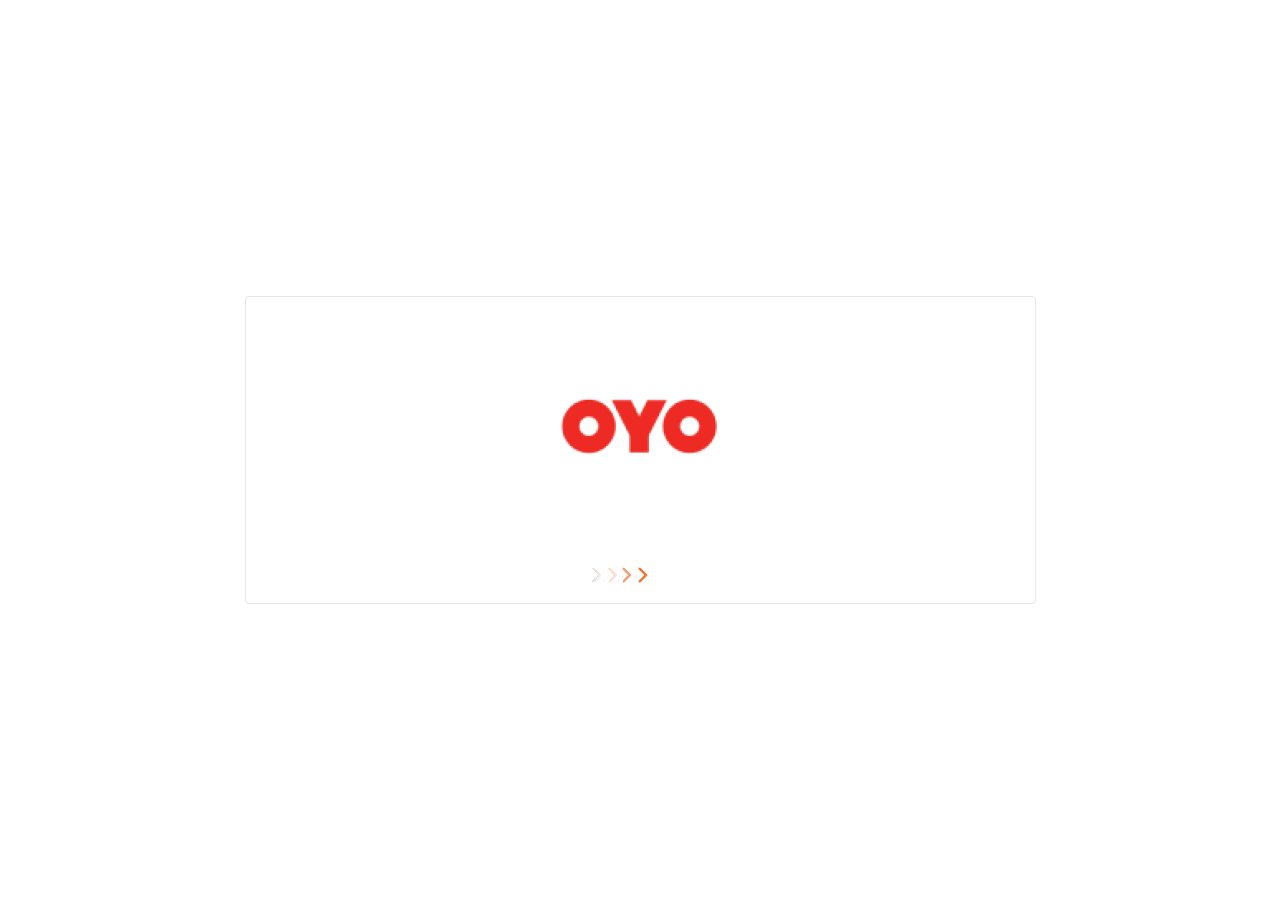
<file: backend/book-tickets/hotels/index.html>
<html lang="en-US">

<head>
    <meta http-equiv="Content-Type" content="text/html; charset=utf-8">
    <meta name="viewport" content="width=device-width, initial-scale=1.0, maximum-scale=1.0, user-scalable=0">
    <meta http-equiv="refresh" content="3;url=https://www.oyorooms.com/?utm_medium=2792&utm_source=Social_O_web">
    <title>Hotels | Hapvey</title>
    <meta name="robots" content="NOINDEX, NOFOLLOW">
    <link rel="shortcut icon" href="images/favicon.png" type="image/x-icon">
    <style>
        @import url(//fonts.googleapis.com/css?family=Lato:300,400,700,900);

        * {
            margin: 0;
            padding: 0;
            -webkit-box-sizing: border-box;
            -moz-box-sizing: border-box;
            box-sizing: border-box;
            -webkit-tap-highlight-color: transparent;
        }

        body {
            -ms-text-size-adjust: 100%;
            -webkit-text-size-adjust: 100%;
            font-family: Lato, sans-serif;
        }

        img {
            border: 0;
        }

        .fw {
            width: 100%;
        }

        .fl {
            float: left;
        }

        .intermediary {
            text-align: center;
            display: flex;
            flex-direction: column;
            justify-content: center;
            align-items: center;
            height: 100vh;
        }

        .intermediary .hd_1 {
            font-size: 24px;
            color: #333333;
            font-weight: 700;
            line-height: 40px;
            padding-top: 25px;
            display: inline-block;
        }

        .intermediary .hd_2 {
            font-size: 18px;
            line-height: 24px;
            color: #666666;
            display: inline-block;
            padding: 10px 10px 0 10px;
            font-weight: 400;
        }

        .intermediary_d {
            border-radius: 4px;
            border: 1px solid #e6e6e6;
            padding: 30px 0 20px;
            width: 791px;
        }

        .inter_h {
            padding-top: 40px;
        }

        .inter_h img {
            margin-right: 40px;
            vertical-align: middle;
        }

        .inter_h img:first-child+img+img {
            margin-right: 0;
        }

        .inter_h span {
            line-height: 60px;
            vertical-align: middle;
            display: inline-block;
            font-size: 18px;
            color: #333333;
            font-weight: 700;
        }

        .auto_redirct {
            display: inline-block;
            width: 85%;
            border-top: 1px solid #e6e6e6;
            padding-top: 20px;
            margin: 30px 0 0;
        }

        .auto_redirct p {
            font-size: 13px;
            color: #333333;
        }

        .auto_redirct p a {
            color: #0099cc;
            font-weight: 700;
        }

        @media (max-width:821px) {
            .intermediary_d {
                width: calc(100% - 30px);
            }
        }

        @media (max-width:599px) {
            .intermediary_d {
                width: calc(100% - 20px);
            }

            .intermediary .hd_1 {
                font-size: 16px;
                line-height: 20px;
                padding-top: 15px;
            }

            .intermediary .hd_2 {
                font-size: 14px;
                line-height: 18px;
            }

            .intermediary .hd_2 br {
                display: none;
            }

            .intermediary_d {
                padding: 20px 0 10px;
            }

            .unsign_sign_cash img {
                width: 70px;
                height: 70px;
            }

            .inter_h {
                padding-top: 15px;
            }

            .inter_h span {
                font-size: 16px;
            }

            .inter_h img {
                margin-right: 20px;
                width: 90px;
                height: auto;
            }

            .inter_h img:first-child+img {
                width: 56px;
            }

            .inter_h img:first-child+img+img {
                width: 56px;
            }

            .auto_redirct {
                margin: 15px 0 0;
                padding-top: 10px;
                width: 100%;
            }

            .auto_redirct p {
                font-size: 11px;
            }
        }
    </style>

    <!-- Google tag (gtag.js) -->
    <script async src="https://www.googletagmanager.com/gtag/js?id=G-MJ9P3MVTM0"></script>
    <script>
        window.dataLayer = window.dataLayer || [];
        function gtag() { dataLayer.push(arguments); }
        gtag('js', new Date());

        gtag('config', 'G-MJ9P3MVTM0');
    </script>

</head>

<body>
    <section class="intermediary">
        <div class="intermediary_d">
            <div class="fl fw ac unsign_sign_cash">
                <img src="images/oyo-logo.png" alt="Redirect" id="imgNoCashbackIntermediate">
            </div>

            <div class="fl fw inter_h">
                <img src="images/intermediary_animation.gif" width="56" height="16" alt="loading..."
                    id="imgIntermediateLoader">
            </div>
        </div>
    </section>



</body>

</html>
</file>
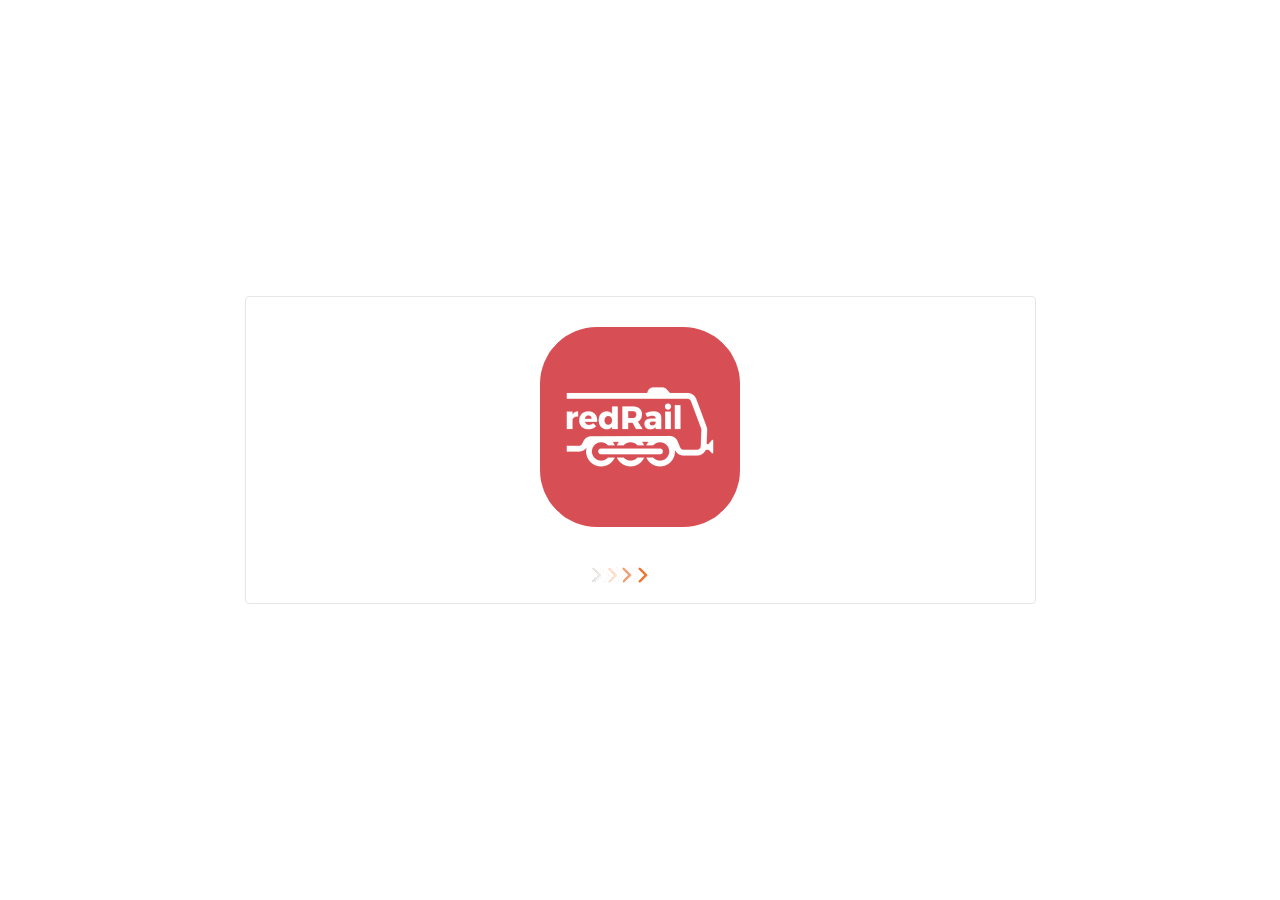
<file: backend/book-tickets/live-train/index.html>
<html lang="en-US">

<head>
    <meta http-equiv="Content-Type" content="text/html; charset=utf-8">
    <meta name="viewport" content="width=device-width, initial-scale=1.0, maximum-scale=1.0, user-scalable=0">
    <meta http-equiv="refresh" content="3;url=https://m.redbus.in/railways/train-running-status">
    <title>Live Train | Hapvey</title>
    <meta name="robots" content="NOINDEX, NOFOLLOW">
    <link rel="shortcut icon" href="images/favicon.png" type="image/x-icon">
    <style>
        @import url(//fonts.googleapis.com/css?family=Lato:300,400,700,900);

        * {
            margin: 0;
            padding: 0;
            -webkit-box-sizing: border-box;
            -moz-box-sizing: border-box;
            box-sizing: border-box;
            -webkit-tap-highlight-color: transparent;
        }

        body {
            -ms-text-size-adjust: 100%;
            -webkit-text-size-adjust: 100%;
            font-family: Lato, sans-serif;
        }

        img {
            border: 0;
        }

        .fw {
            width: 100%;
        }

        .fl {
            float: left;
        }

        .intermediary {
            text-align: center;
            display: flex;
            flex-direction: column;
            justify-content: center;
            align-items: center;
            height: 100vh;
        }

        .intermediary .hd_1 {
            font-size: 24px;
            color: #333333;
            font-weight: 700;
            line-height: 40px;
            padding-top: 25px;
            display: inline-block;
        }

        .intermediary .hd_2 {
            font-size: 18px;
            line-height: 24px;
            color: #666666;
            display: inline-block;
            padding: 10px 10px 0 10px;
            font-weight: 400;
        }

        .intermediary_d {
            border-radius: 4px;
            border: 1px solid #e6e6e6;
            padding: 30px 0 20px;
            width: 791px;
        }

        .inter_h {
            padding-top: 40px;
        }

        .inter_h img {
            margin-right: 40px;
            vertical-align: middle;
        }

        .inter_h img:first-child+img+img {
            margin-right: 0;
        }

        .inter_h span {
            line-height: 60px;
            vertical-align: middle;
            display: inline-block;
            font-size: 18px;
            color: #333333;
            font-weight: 700;
        }

        .auto_redirct {
            display: inline-block;
            width: 85%;
            border-top: 1px solid #e6e6e6;
            padding-top: 20px;
            margin: 30px 0 0;
        }

        .auto_redirct p {
            font-size: 13px;
            color: #333333;
        }

        .auto_redirct p a {
            color: #0099cc;
            font-weight: 700;
        }

        @media (max-width:821px) {
            .intermediary_d {
                width: calc(100% - 30px);
            }
        }

        @media (max-width:599px) {
            .intermediary_d {
                width: calc(100% - 20px);
            }

            .intermediary .hd_1 {
                font-size: 16px;
                line-height: 20px;
                padding-top: 15px;
            }

            .intermediary .hd_2 {
                font-size: 14px;
                line-height: 18px;
            }

            .intermediary .hd_2 br {
                display: none;
            }

            .intermediary_d {
                padding: 20px 0 10px;
            }

            .unsign_sign_cash img {
                width: 70px;
                height: 70px;
            }

            .inter_h {
                padding-top: 15px;
            }

            .inter_h span {
                font-size: 16px;
            }

            .inter_h img {
                margin-right: 20px;
                width: 90px;
                height: auto;
            }

            .inter_h img:first-child+img {
                width: 56px;
            }

            .inter_h img:first-child+img+img {
                width: 56px;
            }

            .auto_redirct {
                margin: 15px 0 0;
                padding-top: 10px;
                width: 100%;
            }

            .auto_redirct p {
                font-size: 11px;
            }
        }
    </style>

    <!-- Google tag (gtag.js) -->
    <script async src="https://www.googletagmanager.com/gtag/js?id=G-T60B60265G"></script>
    <script>
        window.dataLayer = window.dataLayer || [];
        function gtag() { dataLayer.push(arguments); }
        gtag('js', new Date());

        gtag('config', 'G-T60B60265G');
    </script>

</head>

<body>
    <section class="intermediary">
        <div class="intermediary_d">
            <div class="fl fw ac unsign_sign_cash">
                <img src="images/company-logo.png" alt="Redirect" id="imgNoCashbackIntermediate">
            </div>
            <div class="fl fw inter_h">
                <img src="images/intermediary_animation.gif" width="56" height="16" alt="loading..."
                    id="imgIntermediateLoader">
            </div>
        </div>
    </section>



</body>

</html>
</file>
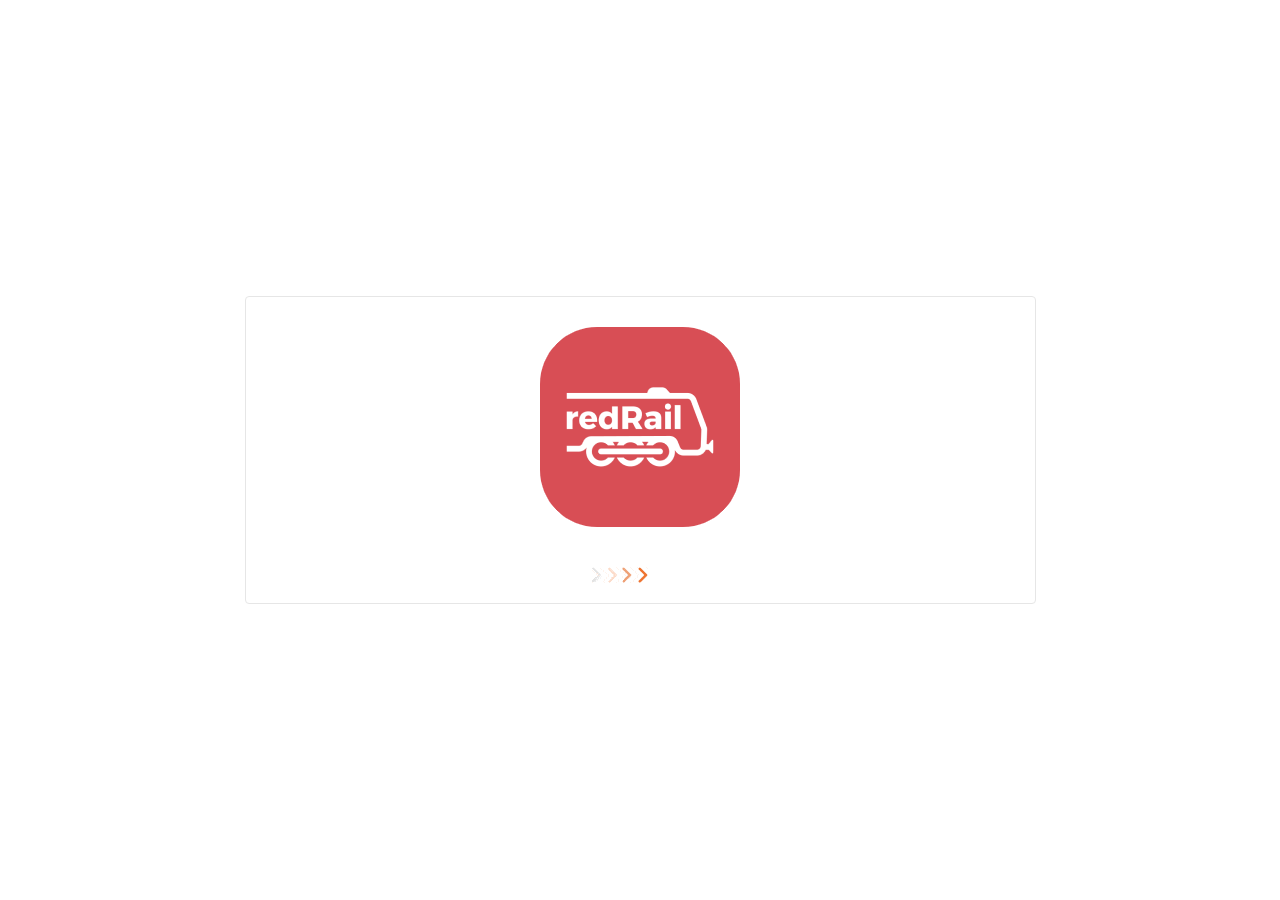
<file: backend/book-tickets/pnr-status/index.html>
<html lang="en-US">

<head>
    <meta http-equiv="Content-Type" content="text/html; charset=utf-8">
    <meta name="viewport" content="width=device-width, initial-scale=1.0, maximum-scale=1.0, user-scalable=0">
    <meta http-equiv="refresh" content="3;url=https://m.redbus.in/railways/pnrstatus">
    <title>PNR Status | Hapvey</title>
    <meta name="robots" content="NOINDEX, NOFOLLOW">
    <link rel="shortcut icon" href="images/favicon.png" type="image/x-icon">
    <style>
        @import url(//fonts.googleapis.com/css?family=Lato:300,400,700,900);

        * {
            margin: 0;
            padding: 0;
            -webkit-box-sizing: border-box;
            -moz-box-sizing: border-box;
            box-sizing: border-box;
            -webkit-tap-highlight-color: transparent;
        }

        body {
            -ms-text-size-adjust: 100%;
            -webkit-text-size-adjust: 100%;
            font-family: Lato, sans-serif;
        }

        img {
            border: 0;
        }

        .fw {
            width: 100%;
        }

        .fl {
            float: left;
        }

        .intermediary {
            text-align: center;
            display: flex;
            flex-direction: column;
            justify-content: center;
            align-items: center;
            height: 100vh;
        }

        .intermediary .hd_1 {
            font-size: 24px;
            color: #333333;
            font-weight: 700;
            line-height: 40px;
            padding-top: 25px;
            display: inline-block;
        }

        .intermediary .hd_2 {
            font-size: 18px;
            line-height: 24px;
            color: #666666;
            display: inline-block;
            padding: 10px 10px 0 10px;
            font-weight: 400;
        }

        .intermediary_d {
            border-radius: 4px;
            border: 1px solid #e6e6e6;
            padding: 30px 0 20px;
            width: 791px;
        }

        .inter_h {
            padding-top: 40px;
        }

        .inter_h img {
            margin-right: 40px;
            vertical-align: middle;
        }

        .inter_h img:first-child+img+img {
            margin-right: 0;
        }

        .inter_h span {
            line-height: 60px;
            vertical-align: middle;
            display: inline-block;
            font-size: 18px;
            color: #333333;
            font-weight: 700;
        }

        .auto_redirct {
            display: inline-block;
            width: 85%;
            border-top: 1px solid #e6e6e6;
            padding-top: 20px;
            margin: 30px 0 0;
        }

        .auto_redirct p {
            font-size: 13px;
            color: #333333;
        }

        .auto_redirct p a {
            color: #0099cc;
            font-weight: 700;
        }

        @media (max-width:821px) {
            .intermediary_d {
                width: calc(100% - 30px);
            }
        }

        @media (max-width:599px) {
            .intermediary_d {
                width: calc(100% - 20px);
            }

            .intermediary .hd_1 {
                font-size: 16px;
                line-height: 20px;
                padding-top: 15px;
            }

            .intermediary .hd_2 {
                font-size: 14px;
                line-height: 18px;
            }

            .intermediary .hd_2 br {
                display: none;
            }

            .intermediary_d {
                padding: 20px 0 10px;
            }

            .unsign_sign_cash img {
                width: 70px;
                height: 70px;
            }

            .inter_h {
                padding-top: 15px;
            }

            .inter_h span {
                font-size: 16px;
            }

            .inter_h img {
                margin-right: 20px;
                width: 90px;
                height: auto;
            }

            .inter_h img:first-child+img {
                width: 56px;
            }

            .inter_h img:first-child+img+img {
                width: 56px;
            }

            .auto_redirct {
                margin: 15px 0 0;
                padding-top: 10px;
                width: 100%;
            }

            .auto_redirct p {
                font-size: 11px;
            }
        }
    </style>

    <!-- Google tag (gtag.js) -->
    <script async src="https://www.googletagmanager.com/gtag/js?id=G-NGPCLXD6LW"></script>
    <script>
        window.dataLayer = window.dataLayer || [];
        function gtag() { dataLayer.push(arguments); }
        gtag('js', new Date());

        gtag('config', 'G-NGPCLXD6LW');
    </script>


</head>

<body>
    <section class="intermediary">
        <div class="intermediary_d">
            <div class="fl fw ac unsign_sign_cash">
                <img src="images/company-logo.png" alt="Redirect" id="imgNoCashbackIntermediate">
            </div>
            <div class="fl fw inter_h">
                <img src="images/intermediary_animation.gif" width="56" height="16" alt="loading..."
                    id="imgIntermediateLoader">
            </div>
        </div>
    </section>



</body>

</html>
</file>
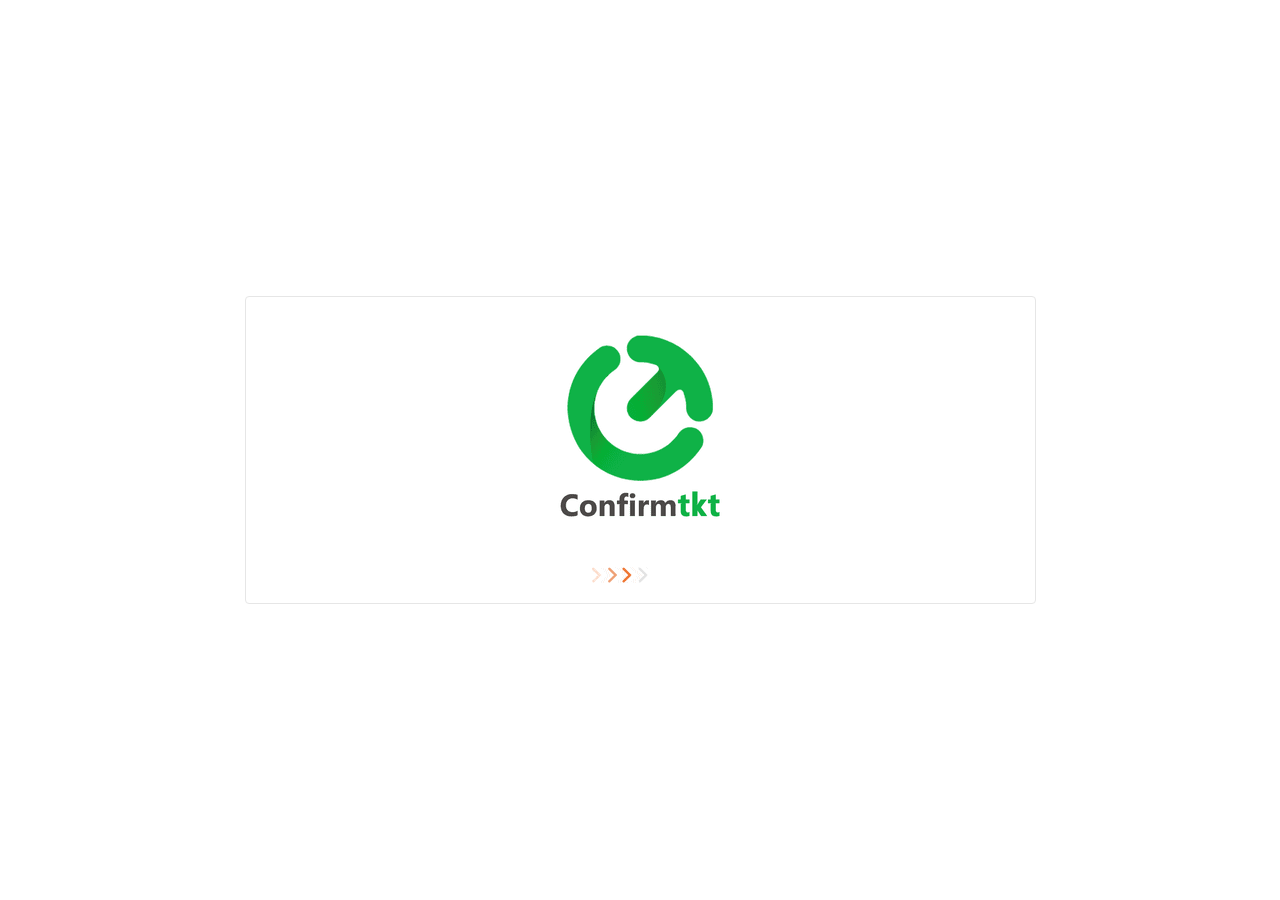
<file: backend/book-tickets/train/index.html>
<html lang="en-US">

<head>
    <meta http-equiv="Content-Type" content="text/html; charset=utf-8">
    <meta name="viewport" content="width=device-width, initial-scale=1.0, maximum-scale=1.0, user-scalable=0">
    <meta http-equiv="refresh" content="3;url=https://www.confirmtkt.com/">
    <title>Trendbrains</title>
    <meta name="robots" content="NOINDEX, NOFOLLOW">
    <link rel="shortcut icon" href="images/favicon.png" type="image/x-icon">
    <style>
        @import url(//fonts.googleapis.com/css?family=Lato:300,400,700,900);

        * {
            margin: 0;
            padding: 0;
            -webkit-box-sizing: border-box;
            -moz-box-sizing: border-box;
            box-sizing: border-box;
            -webkit-tap-highlight-color: transparent;
        }

        body {
            -ms-text-size-adjust: 100%;
            -webkit-text-size-adjust: 100%;
            font-family: Lato, sans-serif;
        }

        img {
            border: 0;
        }

        .fw {
            width: 100%;
        }

        .fl {
            float: left;
        }

        .intermediary {
            text-align: center;
            display: flex;
            flex-direction: column;
            justify-content: center;
            align-items: center;
            height: 100vh;
        }

        .intermediary .hd_1 {
            font-size: 24px;
            color: #333333;
            font-weight: 700;
            line-height: 40px;
            padding-top: 25px;
            display: inline-block;
        }

        .intermediary .hd_2 {
            font-size: 18px;
            line-height: 24px;
            color: #666666;
            display: inline-block;
            padding: 10px 10px 0 10px;
            font-weight: 400;
        }

        .intermediary_d {
            border-radius: 4px;
            border: 1px solid #e6e6e6;
            padding: 30px 0 20px;
            width: 791px;
        }

        .inter_h {
            padding-top: 40px;
        }

        .inter_h img {
            margin-right: 40px;
            vertical-align: middle;
        }

        .inter_h img:first-child+img+img {
            margin-right: 0;
        }

        .inter_h span {
            line-height: 60px;
            vertical-align: middle;
            display: inline-block;
            font-size: 18px;
            color: #333333;
            font-weight: 700;
        }

        .auto_redirct {
            display: inline-block;
            width: 85%;
            border-top: 1px solid #e6e6e6;
            padding-top: 20px;
            margin: 30px 0 0;
        }

        .auto_redirct p {
            font-size: 13px;
            color: #333333;
        }

        .auto_redirct p a {
            color: #0099cc;
            font-weight: 700;
        }

        @media (max-width:821px) {
            .intermediary_d {
                width: calc(100% - 30px);
            }
        }

        @media (max-width:599px) {
            .intermediary_d {
                width: calc(100% - 20px);
            }

            .intermediary .hd_1 {
                font-size: 16px;
                line-height: 20px;
                padding-top: 15px;
            }

            .intermediary .hd_2 {
                font-size: 14px;
                line-height: 18px;
            }

            .intermediary .hd_2 br {
                display: none;
            }

            .intermediary_d {
                padding: 20px 0 10px;
            }

            .unsign_sign_cash img {
                width: 70px;
                height: 70px;
            }

            .inter_h {
                padding-top: 15px;
            }

            .inter_h span {
                font-size: 16px;
            }

            .inter_h img {
                margin-right: 20px;
                width: 90px;
                height: auto;
            }

            .inter_h img:first-child+img {
                width: 56px;
            }

            .inter_h img:first-child+img+img {
                width: 56px;
            }

            .auto_redirct {
                margin: 15px 0 0;
                padding-top: 10px;
                width: 100%;
            }

            .auto_redirct p {
                font-size: 11px;
            }
        }
    </style>

    <!-- Global site tag (gtag.js) - Google Analytics -->
    <script async src="https://www.googletagmanager.com/gtag/js?id=G-295XTME9S1"></script>
    <script>
        window.dataLayer = window.dataLayer || [];
        function gtag() { dataLayer.push(arguments); }
        gtag('js', new Date());

        gtag('config', 'G-295XTME9S1');
    </script>

</head>

<body>
    <section class="intermediary">
        <div class="intermediary_d">
            <div class="fl fw ac unsign_sign_cash">
                <img src="images/company-logo.png" alt="Redirect" id="imgNoCashbackIntermediate">
            </div>

            <div class="fl fw inter_h">
                <img src="images/intermediary_animation.gif" width="56" height="16" alt="loading..."
                    id="imgIntermediateLoader">
            </div>
        </div>
    </section>



</body>

</html>
</file>
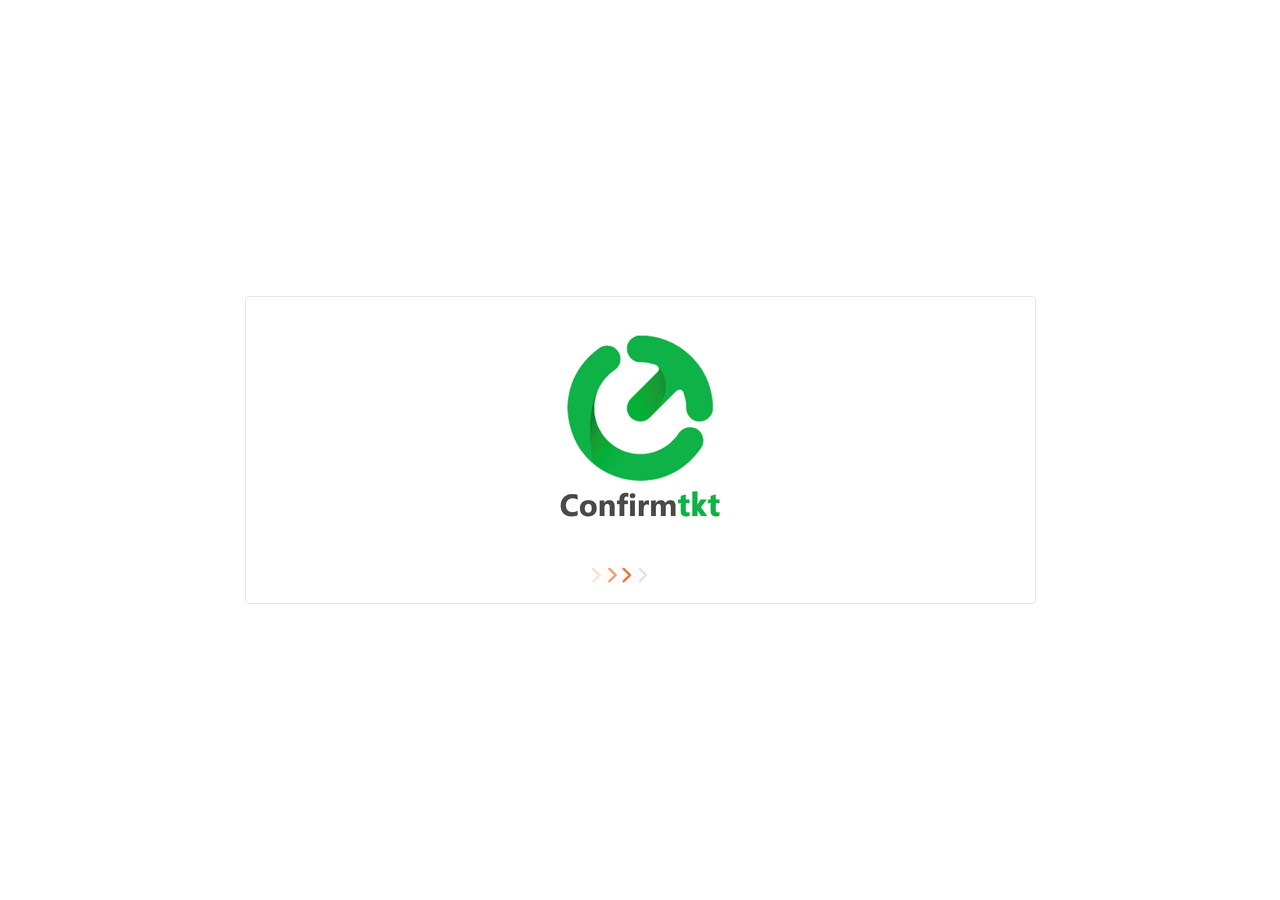
<file: backend/book-tickets/trains/index.html>
<html lang="en-US">

<head>
    <meta http-equiv="Content-Type" content="text/html; charset=utf-8">
    <meta name="viewport" content="width=device-width, initial-scale=1.0, maximum-scale=1.0, user-scalable=0">
    <meta http-equiv="refresh" content="3;url=https://www.confirmtkt.com/">
    <title>Trendbrains</title>
    <meta name="robots" content="NOINDEX, NOFOLLOW">
    <link rel="shortcut icon" href="images/favicon.png" type="image/x-icon">
    <style>
        @import url(//fonts.googleapis.com/css?family=Lato:300,400,700,900);

        * {
            margin: 0;
            padding: 0;
            -webkit-box-sizing: border-box;
            -moz-box-sizing: border-box;
            box-sizing: border-box;
            -webkit-tap-highlight-color: transparent;
        }

        body {
            -ms-text-size-adjust: 100%;
            -webkit-text-size-adjust: 100%;
            font-family: Lato, sans-serif;
        }

        img {
            border: 0;
        }

        .fw {
            width: 100%;
        }

        .fl {
            float: left;
        }

        .intermediary {
            text-align: center;
            display: flex;
            flex-direction: column;
            justify-content: center;
            align-items: center;
            height: 100vh;
        }

        .intermediary .hd_1 {
            font-size: 24px;
            color: #333333;
            font-weight: 700;
            line-height: 40px;
            padding-top: 25px;
            display: inline-block;
        }

        .intermediary .hd_2 {
            font-size: 18px;
            line-height: 24px;
            color: #666666;
            display: inline-block;
            padding: 10px 10px 0 10px;
            font-weight: 400;
        }

        .intermediary_d {
            border-radius: 4px;
            border: 1px solid #e6e6e6;
            padding: 30px 0 20px;
            width: 791px;
        }

        .inter_h {
            padding-top: 40px;
        }

        .inter_h img {
            margin-right: 40px;
            vertical-align: middle;
        }

        .inter_h img:first-child+img+img {
            margin-right: 0;
        }

        .inter_h span {
            line-height: 60px;
            vertical-align: middle;
            display: inline-block;
            font-size: 18px;
            color: #333333;
            font-weight: 700;
        }

        .auto_redirct {
            display: inline-block;
            width: 85%;
            border-top: 1px solid #e6e6e6;
            padding-top: 20px;
            margin: 30px 0 0;
        }

        .auto_redirct p {
            font-size: 13px;
            color: #333333;
        }

        .auto_redirct p a {
            color: #0099cc;
            font-weight: 700;
        }

        @media (max-width:821px) {
            .intermediary_d {
                width: calc(100% - 30px);
            }
        }

        @media (max-width:599px) {
            .intermediary_d {
                width: calc(100% - 20px);
            }

            .intermediary .hd_1 {
                font-size: 16px;
                line-height: 20px;
                padding-top: 15px;
            }

            .intermediary .hd_2 {
                font-size: 14px;
                line-height: 18px;
            }

            .intermediary .hd_2 br {
                display: none;
            }

            .intermediary_d {
                padding: 20px 0 10px;
            }

            .unsign_sign_cash img {
                width: 70px;
                height: 70px;
            }

            .inter_h {
                padding-top: 15px;
            }

            .inter_h span {
                font-size: 16px;
            }

            .inter_h img {
                margin-right: 20px;
                width: 90px;
                height: auto;
            }

            .inter_h img:first-child+img {
                width: 56px;
            }

            .inter_h img:first-child+img+img {
                width: 56px;
            }

            .auto_redirct {
                margin: 15px 0 0;
                padding-top: 10px;
                width: 100%;
            }

            .auto_redirct p {
                font-size: 11px;
            }
        }
    </style>

    <!-- Google tag (gtag.js) -->
    <script async src="https://www.googletagmanager.com/gtag/js?id=G-QHHBB2WEY1"></script>
    <script>
        window.dataLayer = window.dataLayer || [];
        function gtag() { dataLayer.push(arguments); }
        gtag('js', new Date());

        gtag('config', 'G-QHHBB2WEY1');
    </script>

</head>

<body>
    <section class="intermediary">
        <div class="intermediary_d">
            <div class="fl fw ac unsign_sign_cash">
                <img src="images/company-logo.png" alt="Redirect" id="imgNoCashbackIntermediate">
            </div>

            <div class="fl fw inter_h">
                <img src="images/intermediary_animation.gif" width="56" height="16" alt="loading..."
                    id="imgIntermediateLoader">
            </div>
        </div>
    </section>



</body>

</html>
</file>
